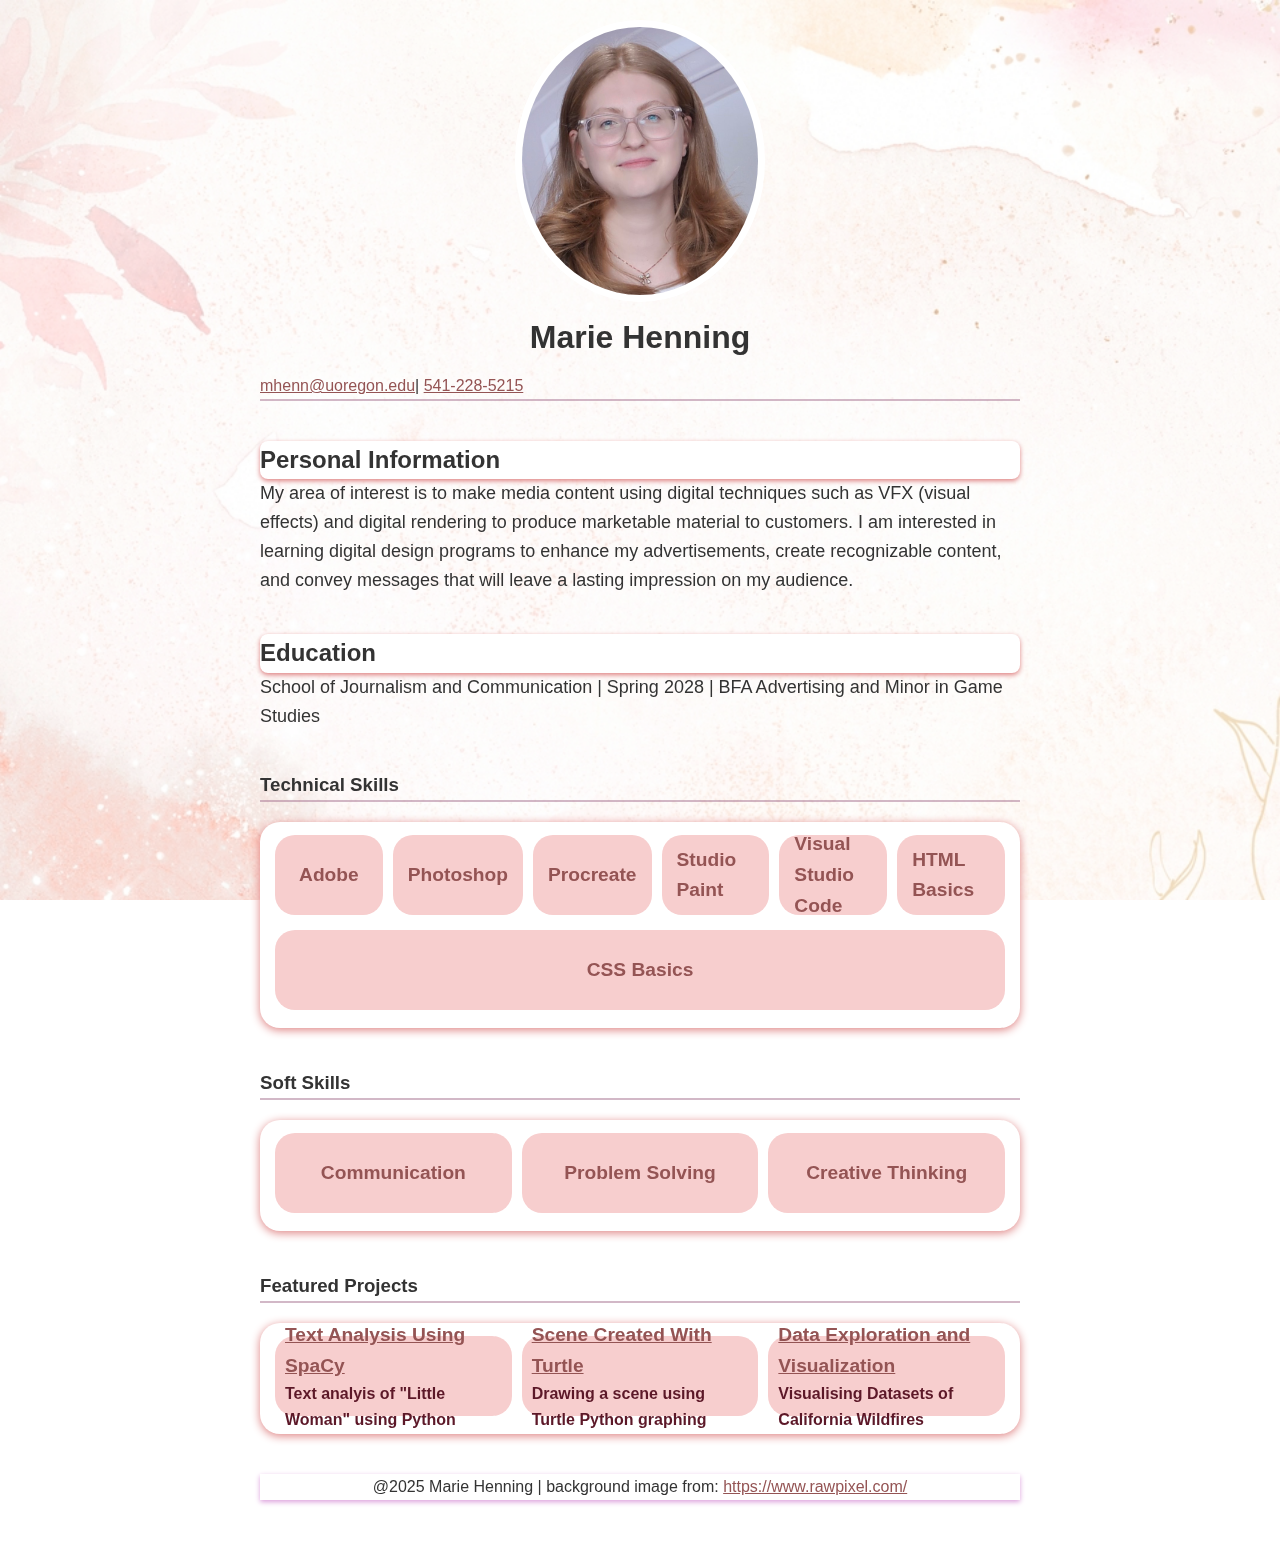
<file: index.html>
<!DOCTYPE html>
<html lang="en">
    <head>
        <meta charset="UTF-8">
        <meta name="viewport" content="width=device-width, initial-scale=1.0">
        <title>Marie Henning - About Me</title>
        <link rel="stylesheet" href="style.css">
    </head>
    
    <body>
        <header>
            <img src="Professional Pic (crop).jpg" alt="Professional Pic (crop)">
            <h1>Marie Henning</h1>
        </header>
       
        <section>
            <a href="Email: mhenn@uoregon.edu" title="Email me">mhenn@uoregon.edu</a>| 
            <a href="Phone: 541-228-5215" title="Click here">541-228-5215</a>
            <hr>
        </section>

        <section>
            <h2>Personal Information</h2>
                <p>My area of interest is to make media content using digital techniques such as VFX (visual effects) and digital rendering to produce marketable material to customers. I am interested in learning digital design programs to enhance my advertisements, create recognizable content, and convey messages that will leave a lasting impression on my audience.</p>
         </section>
        
        <section>
            <h2>Education</h2>
                <p>School of Journalism and Communication | Spring 2028 | BFA Advertising and Minor in Game Studies</p>
        </section>
        
        <section class="skills">
            <section>
                <h3>Technical Skills</h3>
                <hr>
                <div class="container">
                <div class="block" style="background-color: rgb(247, 206, 206);">Adobe</div>
                <div class="block" style="background-color: rgb(247, 206, 206);">Photoshop</div>
                <div class="block" style="background-color: rgb(247, 206, 206);">Procreate</div>
                <div class="block" style="background-color: rgb(247, 206, 206);">Studio Paint</div>
                <div class="block" style="background-color: rgb(247, 206, 206);">Visual Studio Code</div>
                <div class="block" style="background-color: rgb(247, 206, 206);">HTML Basics</div>
                <div class="block" style="background-color: rgb(247, 206, 206);">CSS Basics</div>
                </div>
            </section>
        
            <section>
                <h3>Soft Skills</h3>
                <hr>
                <div class="container">
                  <div class="block" style="background-color: rgb(247, 206, 206);">Communication</div>
                  <div class="block" style="background-color: rgb(247, 206, 206);">Problem Solving</div>
                  <div class="block" style="background-color: rgb(247, 206, 206)">Creative Thinking</div>
                </div>
            </section>

            <section>
                <h3>Featured Projects</h3>
                <hr>
                <div class="container">
                    <div class="block" style="background-color: rgb(247, 206, 206); padding: 10px;">
                        <ol>
                            <a href="Project6_Part2.html" target="_blank">Text Analysis Using SpaCy</a>
                            <h4>Text analyis of "Little Woman" using Python</h4>
                         </ol>
                    </div>
                    <div class="block" style="background-color: rgb(247, 206, 206); padding: 10px;">
                        <ol>
                            <a href="Turtle.html" target="_blank">Scene Created With Turtle</a>
                            <h4>Drawing a scene using Turtle Python graphing</h4>
                        </ol>
                    </div>
                    <div class="block" style="background-color: rgb(247, 206, 206); padding: 10px;">
                        <ol>
                            <a href="CS110_Project7.html" target="_blank">Data Exploration and Visualization</a>
                            <h4>Visualising Datasets of California Wildfires</h4>
                        </ol>
                    </div>
                </div>

            </section>
   
        <footer>@2025 Marie Henning | background image from: 
                <a href="https://www.rawpixel.com/" title="Click here">https://www.rawpixel.com/</a>
        </footer>
    </body>
</file>
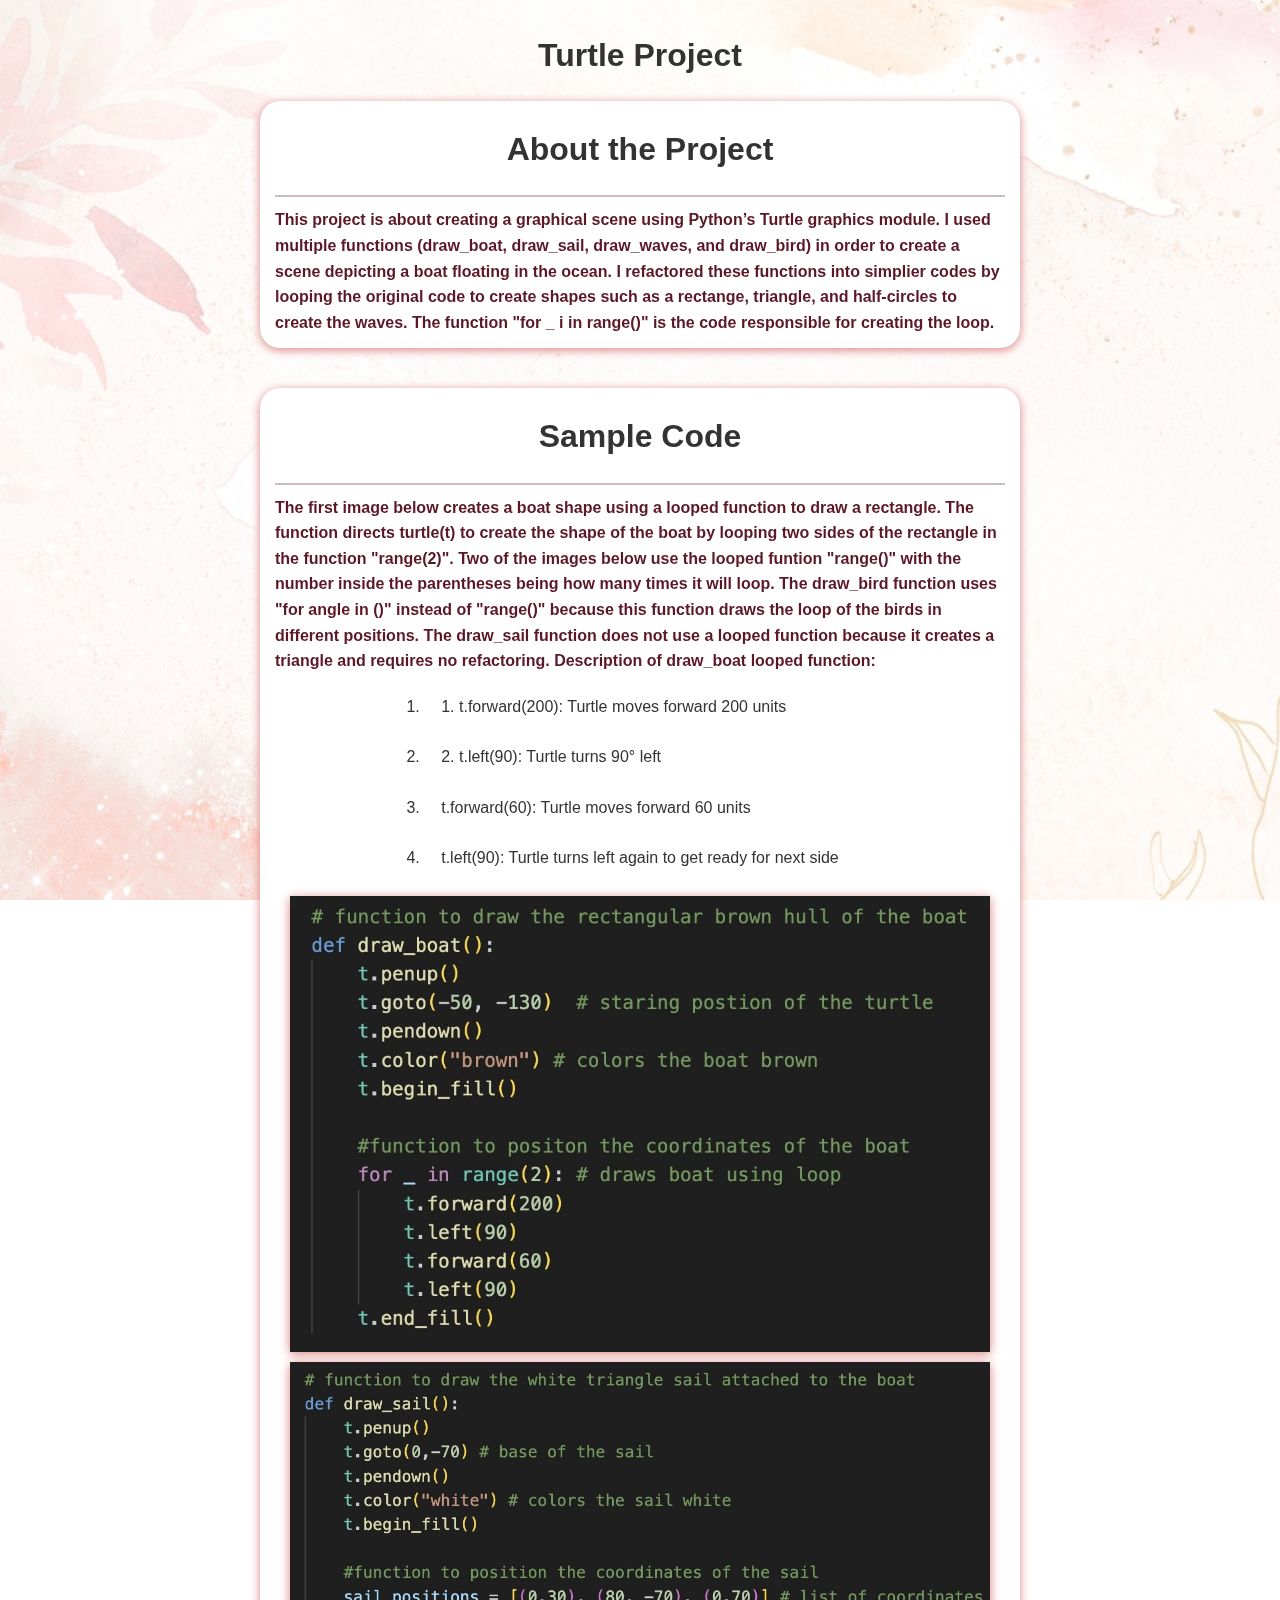
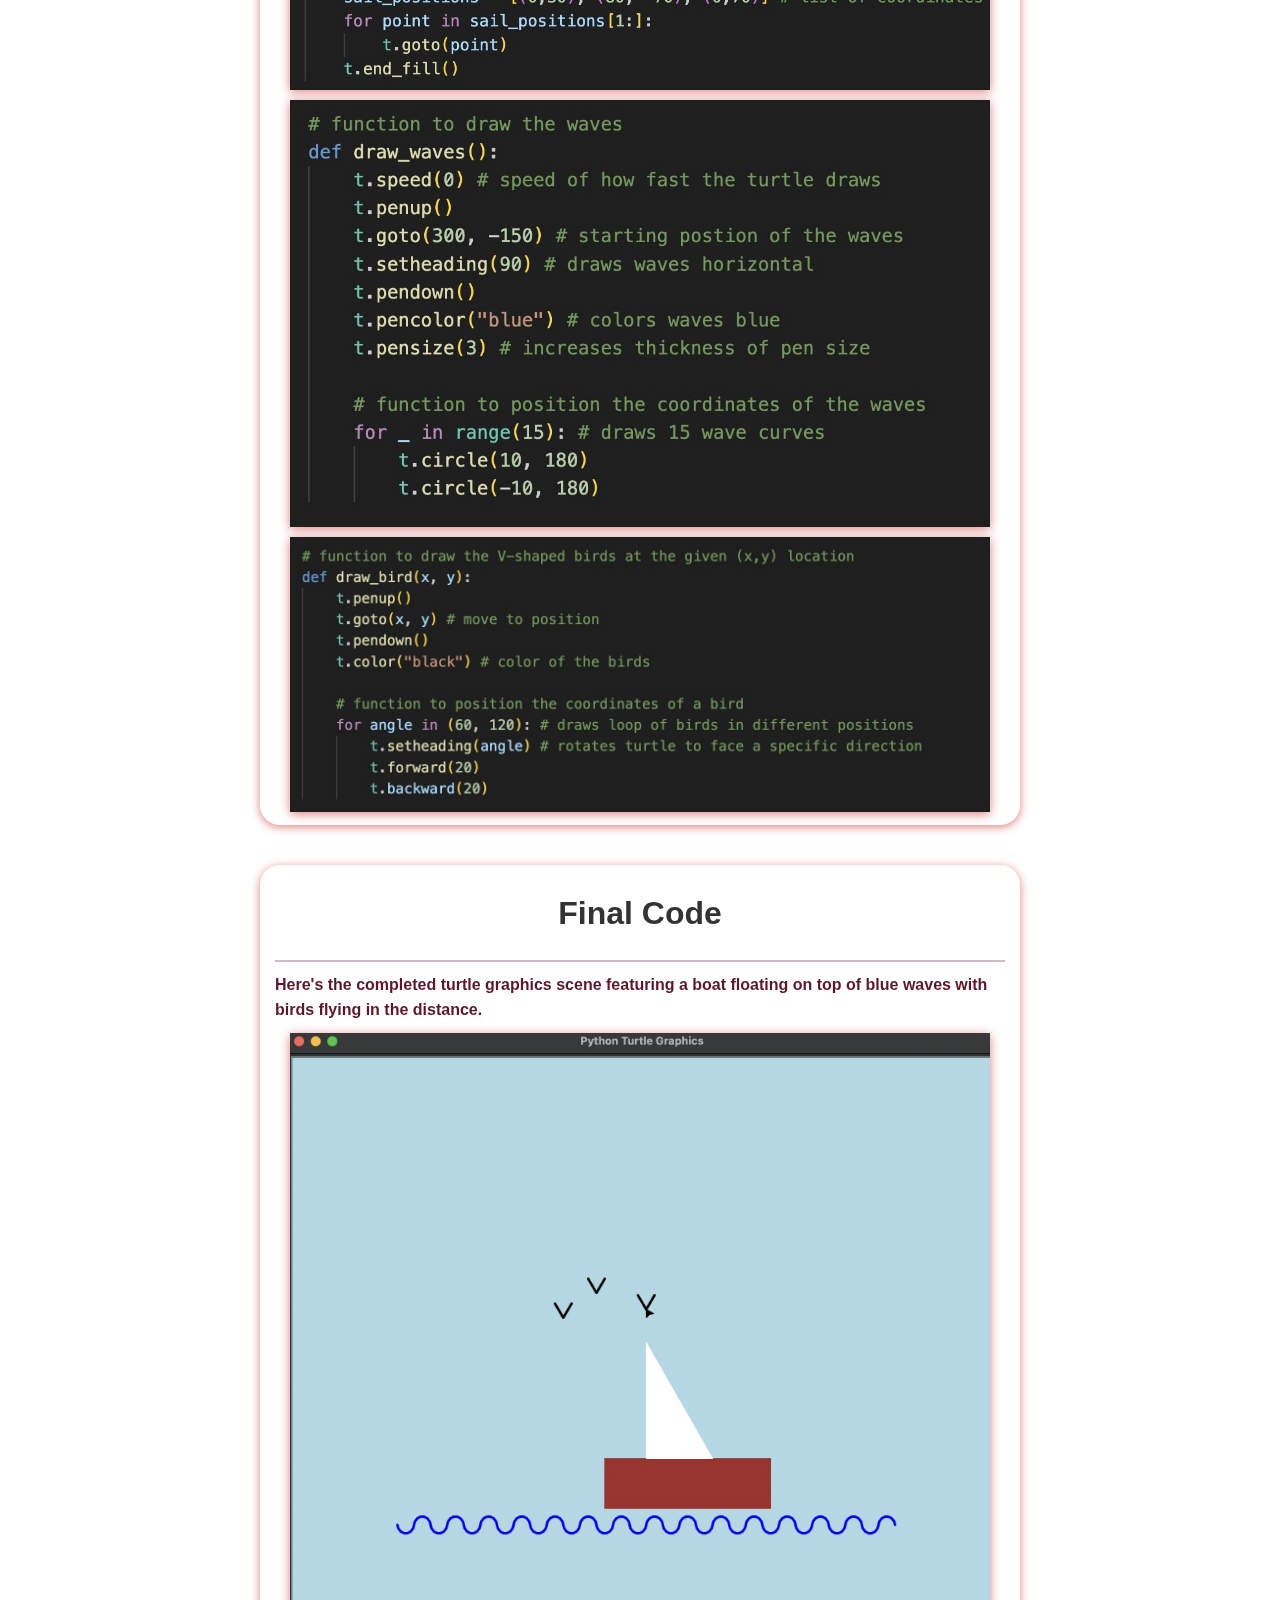
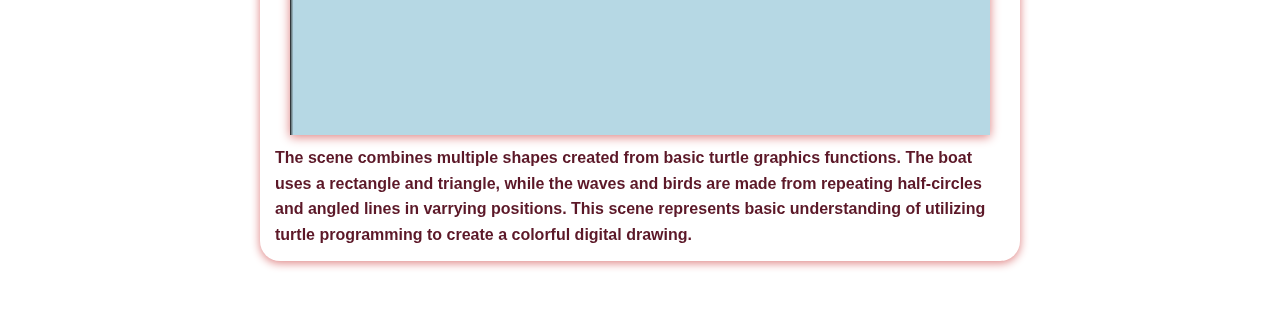
<file: Turtle.html>
<!DOCTYPE html>
<html lang="en">
    <head>
        <meta charset="UTF-8">
        <meta name="viewport" content="width=device-width, initial-scale=1.0">
        <title>Marie Henning - About Me</title>
        <link rel="stylesheet" href="style.css">
    </head>

    <body>
        <header>
           <h1>Turtle Project</h1>
        </header>

        <section>
            <div class="container">
                <h1>About the Project</h1>
                <hr>
                    <h4>This project is about creating a graphical scene using Python’s Turtle graphics module. I used multiple functions (draw_boat, draw_sail, draw_waves, and draw_bird) in order to create a scene depicting a boat floating in the ocean. I refactored these functions into simplier codes by looping the original code to create shapes such as a rectange, triangle, and half-circles to create the waves. The function "for _ i in range()" is the code responsible for creating the loop.</h4>
            </div>
        </section>

        <section>
            <div class="container">
                <h1>Sample Code</h1>
                <hr>
                    <h4>The first image below creates a boat shape using a looped function to draw a rectangle. The function directs turtle(t) to create the shape of the boat by looping two sides of the rectangle in the function "range(2)". Two of the images below use the looped funtion "range()" with the number inside the parentheses being how many times it will loop. The draw_bird function uses "for angle in ()" instead of "range()" because this function draws the loop of the birds in different positions. The draw_sail function does not use a looped function because it creates a triangle and requires no refactoring. Description of draw_boat looped function:</h4>
                    <ol>
                        <li>1. t.forward(200): Turtle moves forward 200 units</li>
                        <li>2. t.left(90): Turtle turns 90° left</li>
                        <li>t.forward(60): Turtle moves forward 60 units</li>
                        <li>t.left(90): Turtle turns left again to get ready for next side</li>
                     </ol>
                     
                        <img src="Boat_Function.jpg" alt="Boat_Function" class="boat">
                        <img src="Sail_Function.jpg" alt="Sail_Function" class="sail">
                        <img src="Wave_Function.jpg" alt="Wave_Function" class="wave">
                        <img src="Bird_Function.jpg" alt="Bird_Function" class="bird">
            </div>
        </section>

        <section>
            <div class="container">
                <h1>Final Code</h1>
                <hr>
                    <h4>Here's the completed turtle graphics scene featuring a boat floating on top of blue waves with birds flying in the distance.</h4>
                    <img src="Boat.jpg" alt="Boat" class="boatdrawing">
                    <h4>The scene combines multiple shapes created from basic turtle graphics functions.  The boat uses a rectangle and triangle, while the waves and birds are made from repeating half-circles and angled lines in varrying positions. This scene represents basic understanding of utilizing turtle programming to create a colorful digital drawing. </h4>  
            </div>
        </section>




















    </body>
</file>
<file: style.css>
/* Student Name: Marie Henning */
/* Project 2 - styles.css */
/* styles.css */
* {
    margin: 0;
    padding: 0;
    box-sizing: border-box;
    }
body {
    font-family: 'Segoe UI', Tahoma, Geneva, Verdana, sans-serif;
    line-height: 1.6;
    color: #333;
    max-width: 800px;
    margin: 0 auto;
    padding: 20px;
    position: relative;
}
    
body:before {
        content: "";
        position: fixed;
        top: 0;
        left: 0;
        width: 100%;
        height: 100%;
        background-image: url('Wallpaper 4.jpg');
        background-size: cover;
        background-position: center;
        opacity: .70;
        z-index: -1;
}
img {
        max-width: 250px;
        display: block;
        margin: auto;
        border: 7px solid white;
        border-radius: 50%;
}

.boat {
        max-width: 700px;
        object-fit: contain;
        border-radius: 0;
        border-color: rgb(222, 129, 129);
        border: 15px;
        box-shadow: 0 2px 10px rgb(222, 129, 129);
}

.boat:hover {
        color: rgb(255, 255, 255);
        transform: translatey(-5px)
}

.sail {
        max-width: 700px;
        object-fit: contain;
        border-radius: 0;
        border-color: rgb(222, 129, 129);
        border: 15px;
        box-shadow: 0 2px 10px rgb(222, 129, 129);
}

.sail:hover {
        color: rgb(255, 255, 255);
        transform: translatey(-5px)
}

.wave {
        max-width: 700px;
        object-fit: contain;
        border-radius: 0;
        border-color: rgb(222, 129, 129);
        border: 15px;
        box-shadow: 0 2px 10px rgb(222, 129, 129);
} 

.wave:hover {
        color: rgb(255, 255, 255);
        transform: translatey(-5px)
}

.bird {
        max-width: 700px;
        object-fit: contain;
        border-radius: 0;
        border-color: rgb(222, 129, 129);
        border: 15px;
        box-shadow: 0 2px 10px rgb(222, 129, 129); 
}

.bird:hover {
        color: rgb(255, 255, 255);
        transform: translatey(-5px)
}

.boatdrawing {
        max-width: 700px;
        object-fit: contain;
        border-radius: 0;
        border-color: rgb(222, 129, 129);
        border: 15px;
        box-shadow: 0 2px 10px rgb(222, 129, 129);
}

h1 {
        text-align: center;
        margin-top: 10px;
        margin-bottom: 10px;
}
h2 {
        background-color: white;
        margin-top: 30px;
        box-shadow: 0 2px 5px rgb(222, 129, 129);
        border-radius: 8px;
}

h3 {
        margin-top: 30px;
        

}

h4 {
        font-size: 16px;
        color: rgb(92, 24, 40);
        text-align: left;
}

a {
        color: rgb(148, 84, 84);
}

p {
       font-size: 18px;
}

hr {
        height: 2px;          
        width: 100%;           
        background-color: rgb(165, 113, 143);
        border: none; 
        opacity: .50;
}
ul {
        text-align: left;
        list-style-type: none;
        margin-bottom: 30px;
        margin-top: 10px;
        border: 2px solid white;
        padding: 8px 15px;
        border-radius: 20px;
        margin-bottom: 5px;
        background-color: rgb(247, 200, 208);
        transition: color 0.2s ease, transform 0.2s ease;
}

li {
        border: 2px solid white;
        padding: 8px 15px;
        border-radius: 20px;
        margin-bottom: 5px;
        transition: color 0.2s ease, transform 0.2s ease;
} 

footer {
    background-color: rgba(255, 255, 255, 0.357);
    text-align: center;
    box-shadow: 0 2px 5px plum;
}

.container {
        display:flex;
        flex-wrap: wrap;
        gap: 10px;
        justify-content: center;
        border: 10px rgb(0, 0, 0);
        border-radius: 20px;
        margin-bottom: 10px;
        margin-top: 20px;
        padding: 13px 15px;
        box-shadow: 0 2px 10px rgb(222, 129, 129);
        background-color: white;
        
}

.block {
        flex: 1 1 100px;
        height: 80px;
        border-radius: 20px;
        color: rgb(148, 84, 84);
        display: flex;
        align-items: center;
        justify-content: center;
        margin-bottom: 5px;
        font-size: 1.2rem;
        font-weight: bold;
        padding: 8px 15px;
        transition: color 0.5s ease, transform 0.5s ease;

}

.block:hover {
        color: rgb(255, 255, 255);
        transform: translateX(5px)
}

section {
  margin-bottom: 40px;
}
</file>
